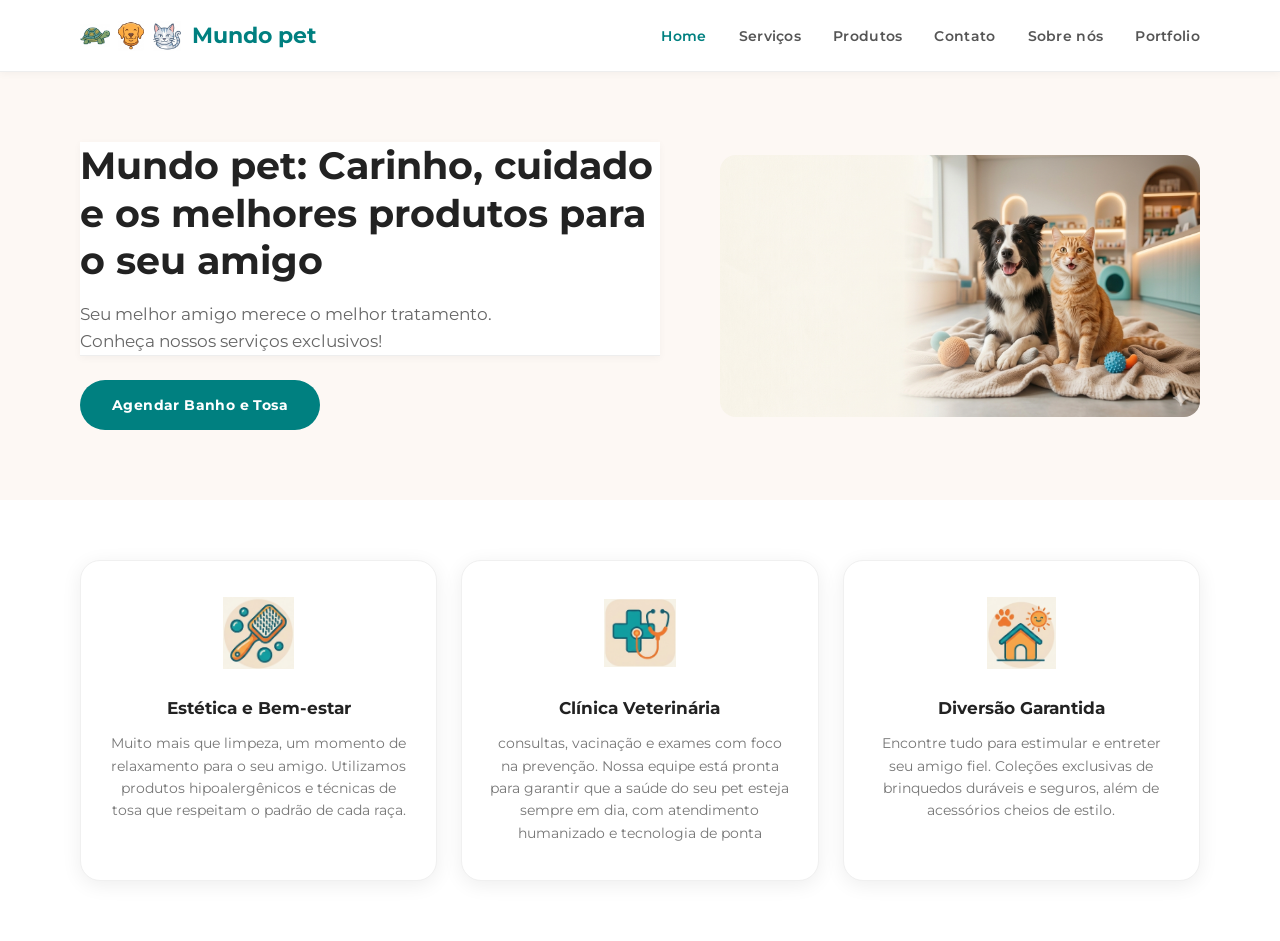
<file: index.html>
<!DOCTYPE html>
<html lang="pt-br">
<head>
    <meta charset="UTF-8">
    <meta name="viewport" content="width=device-width, initial-scale=1.0">
    <meta name= "description" content="Um petshop acolhedor">
    <meta name="author" content="Bruno Nascimento Ribeiro Oliveira">
    <link rel="preconnect" href="https://fonts.googleapis.com">
    <link rel="preconnect" href="https://fonts.gstatic.com" crossorigin>
    <link href="https://fonts.googleapis.com/css2?family=Montserrat:wght@400;700&display=swap" rel="stylesheet">
    <link rel="stylesheet" href="style.css">

    <title>Mundo pet</title>
    
</head>
<body>

<header>
<nav>
    <div class="logo-container"> <img src="Assets/tartaruga icon.png" alt="Ícone de gato" class="logo-icon">
        <img src="Assets/cachorro icon.png" alt="Ícone de cachorro" class="logo-icon">
        <img src="Assets/gato icon.png" alt="Ícone de tartaruga" class="logo-icon">
        <span class="logo-texto">Mundo pet</span>
    </div>
   <ul>

    <li><a href="index.html" class="active">Home</a></li>
    <li><a href="Serviços.html">Serviços</a></li>
    <li><a href="Produtos.html">Produtos</a></li>
    <li><a href="Contato.html">Contato</a></li>
    <li><a href="Sobre_nós.html">Sobre nós</a></li>
    <li><a href="Portfolio.html">Portfolio</a></li>
    
</ul>
</nav>


</header>

<main>

<section class="hero">
    <div class="container">
        <div class="hero_conteudo">
             <header>
                <H1>Mundo pet: Carinho, cuidado e os melhores produtos para o seu amigo</H1>
                <p>Seu melhor amigo merece o melhor tratamento. Conheça nossos serviços exclusivos!</p>
            </header>
                <a href="#contato" class="botao_azul">Agendar Banho e Tosa</a>

        </div>
        
        <div class="hero_imagens">
            <img src="Assets/imagem principal.png" alt="um banner de um gato e um cachorro">

        </div>
       
    </div>
    

</section>

<section id="servicos">

    <div class="container_de_quadradinhos">
        <div class="Card_serviços">
            <img src="Assets/imagem pitiguinha1.png" alt="imagem de um pente e gostas de agua">
            <h3>Estética e Bem-estar</h3>
            <p>Muito mais que limpeza, um momento de relaxamento para o seu amigo. Utilizamos produtos hipoalergênicos e técnicas de tosa que respeitam o padrão de cada raça.</p>
        </div>

        <div class="Card_serviços">
            <img src="Assets/imagem pitiquinha 2.png" alt="imagem de um simbolo medico Veterinário">
            <h3>Clínica Veterinária</h3>
            <p>consultas, vacinação e exames com foco na prevenção. Nossa equipe está pronta para garantir que a saúde do seu pet esteja sempre em dia, com atendimento humanizado e tecnologia de ponta</p>
        </div>

        <div class="Card_serviços">
            <img src="Assets/imagem piquinha 3.png" alt="">
            <h3>Diversão Garantida</h3>
            <p>Encontre tudo para estimular e entreter seu amigo fiel. Coleções exclusivas de brinquedos duráveis e seguros, além de acessórios cheios de estilo.</p>
        </div>
    </div>




</section>


</main>
    
</body>
</html>
</file>
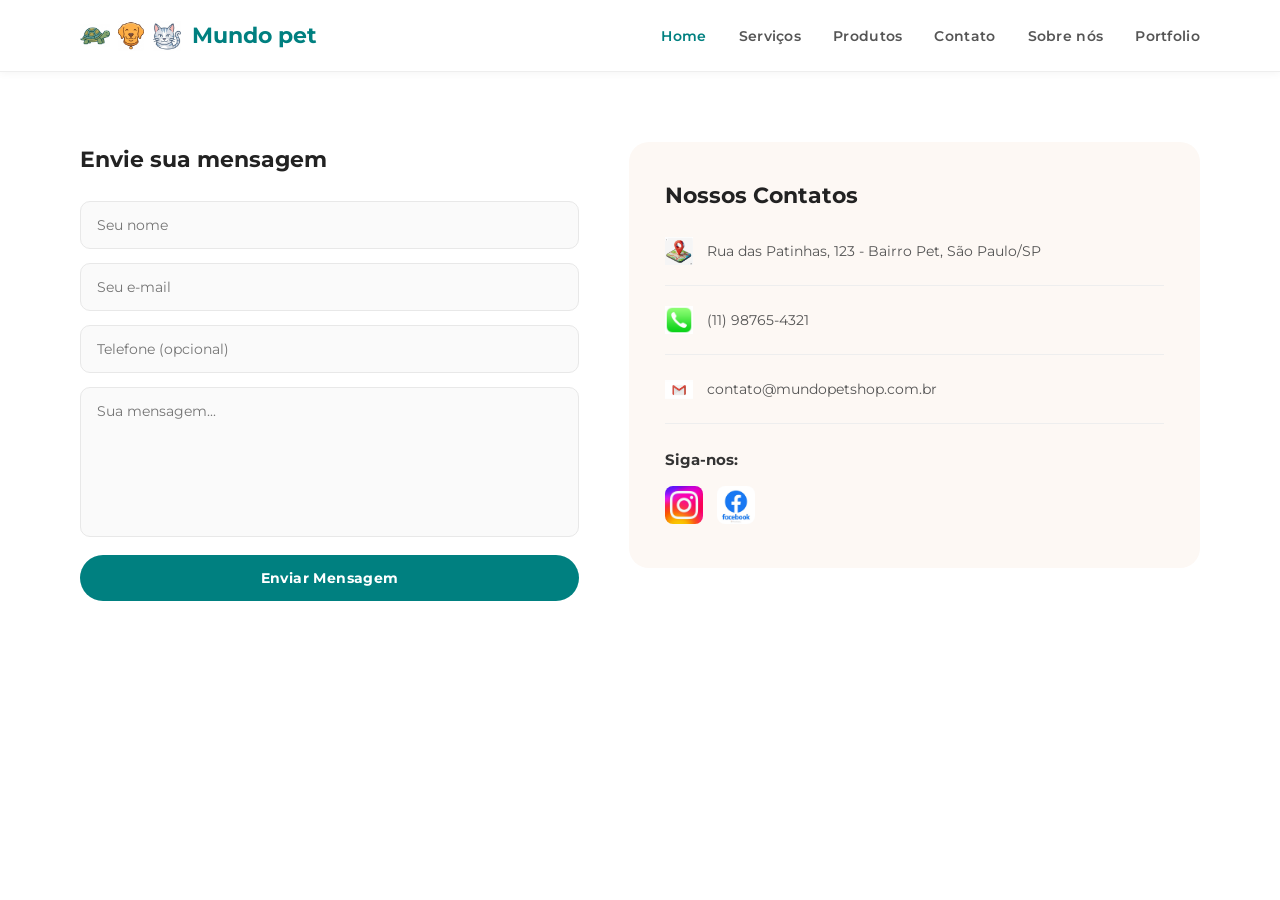
<file: Contato.html>
<!DOCTYPE html>
<html lang="pt-br">
<head>
    <meta charset="UTF-8">
    <meta name="viewport" content="width=device-width, initial-scale=1.0">
    <meta name= "description" content="Um petshop acolhedor">
    <meta name="author" content="Bruno Nascimento Ribeiro Oliveira">
    <link rel="preconnect" href="https://fonts.googleapis.com">
    <link rel="preconnect" href="https://fonts.gstatic.com" crossorigin>
    <link href="https://fonts.googleapis.com/css2?family=Montserrat:wght@400;700&display=swap" rel="stylesheet">
    <link rel="stylesheet" href="style.css">

    <title>Mundo pet</title>
    
</head>


<body>

<header>
    <nav>
        <div class="logo-container"> 
            <img src="Assets/tartaruga icon.png" alt="Ícone de tartaruga" class="logo-icon">
            <img src="Assets/cachorro icon.png" alt="Ícone de cachorro" class="logo-icon">
            <img src="Assets/gato icon.png" alt="Ícone de gato" class="logo-icon">
            <span class="logo-texto">Mundo pet</span>
        </div>
        <ul>
            <li><a href="index.html" class="active">Home</a></li>
            <li><a href="Serviços.html">Serviços</a></li>
            <li><a href="Produtos.html">Produtos</a></li>
            <li><a href="Contato.html">Contato</a></li>
            <li><a href="Sobre_nós.html">Sobre nós</a></li>
            <li><a href="Portfolio.html">Portfolio</a></li>
        </ul>
    </nav>
</header>
<main>
    <section class="secao-contato container">
        <div class="row">
            <div class="contato-formulario">
                <h2>Envie sua mensagem</h2>
                <form action="#" method="post">
                    <input type="text" name="nome" placeholder="Seu nome" required>
                    <input type="email" name="email" placeholder="Seu e-mail" required>
                    <input type="tel" name="telefone" placeholder="Telefone (opcional)">
                    <textarea name="mensagem" placeholder="Sua mensagem..." required></textarea>
                    <button type="submit" class="botao_azul">Enviar Mensagem</button>
                </form>
            </div>

            <div class="contato-infos">
                <h2>Nossos Contatos</h2>
                <div class="info-item">
                    <img src="Assets/mapa.jpeg" alt="Endereço">
                    <p>Rua das Patinhas, 123 - Bairro Pet, São Paulo/SP</p>
                </div>
                <div class="info-item">
                    <img src="Assets/telefone.jpeg" alt="Telefone">
                    <p>(11) 98765-4321</p>
                </div>
                <div class="info-item">
                    <img src="Assets/email.jpeg" alt="E-mail">
                    <p>contato@mundopetshop.com.br</p>
                </div>
                <div class="redes-sociais">
                    <h3>Siga-nos:</h3>
                    <a href="#"><img src="Assets/instagram.jpeg" alt="Instagram"></a>
                    <a href="#"><img src="Assets/facebook.jpeg" alt="Facebook"></a>
                </div>
            </div>
        </div>
    </section>
</main>
</file>
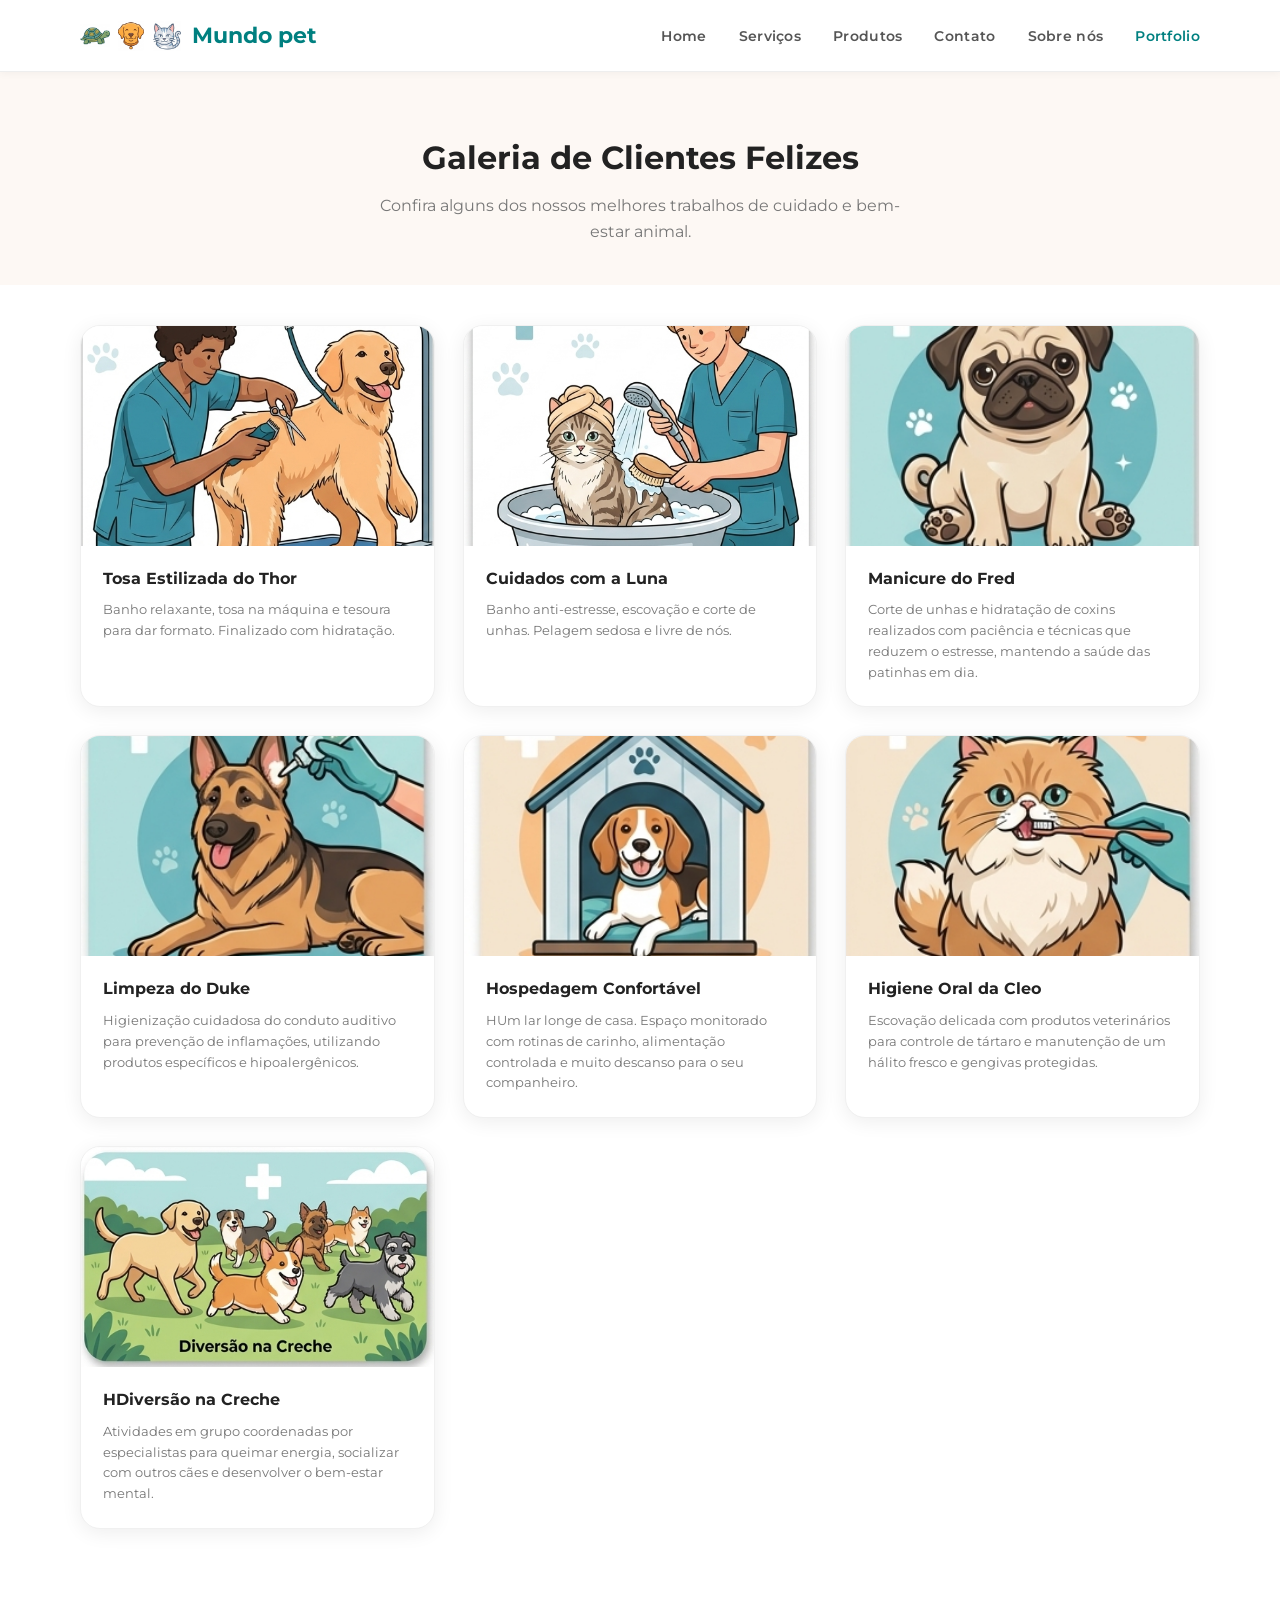
<file: Portfolio.html>
<!DOCTYPE html>
<html lang="pt-br">
<head>
    <meta charset="UTF-8">
    <meta name="viewport" content="width=device-width, initial-scale=1.0">
    <meta name= "description" content="Nossos clientes felizes e bem cuidados">
    <meta name="author" content="Bruno Nascimento Ribeiro Oliveira">
    <link rel="preconnect" href="https://fonts.googleapis.com">
    <link rel="preconnect" href="https://fonts.gstatic.com" crossorigin>
    <link href="https://fonts.googleapis.com/css2?family=Montserrat:wght@400;700&display=swap" rel="stylesheet">
    <link rel="stylesheet" href="style.css">

    <title>Mundo Pet - Portfólio</title>
    
</head>


<body>

<header>
    <nav>
        <div class="logo-container"> 
            <img src="Assets/tartaruga icon.png" alt="Ícone de tartaruga" class="logo-icon">
            <img src="Assets/cachorro icon.png" alt="Ícone de cachorro" class="logo-icon">
            <img src="Assets/gato icon.png" alt="Ícone de gato" class="logo-icon">
            <span class="logo-texto">Mundo pet</span>
        </div>
        <ul>
            <li><a href="index.html">Home</a></li>
            <li><a href="Serviços.html">Serviços</a></li>
            <li><a href="Produtos.html">Produtos</a></li>
            <li><a href="Contato.html">Contato</a></li>
            <li><a href="Sobre_nós.html">Sobre nós</a></li>
            <li><a href="Portfolio.html" class="active">Portfolio</a></li>
        </ul>
    </nav>
</header>


<main>
    <section class="hero-pequeno">
        <div class="container">
            <h1>Galeria de Clientes Felizes</h1>
            <p>Confira alguns dos nossos melhores trabalhos de cuidado e bem-estar animal.</p>
        </div>
    </section>

    <section class="secao-portfolio container">
        <div class="grid-portfolio">
            
            <div class="card-portfolio">
                <img src="Assets/tosa thor.png" alt="Cachorro Tosa">
                <div class="info-portfolio">
                    <h3>Tosa Estilizada do Thor</h3>
                    <p>Banho relaxante, tosa na máquina e tesoura para dar formato. Finalizado com hidratação.</p>
                </div>
            </div>

            <div class="card-portfolio">
                <img src="Assets/banho luna.png" alt="Gato Cuidado">
                <div class="info-portfolio">
                    <h3>Cuidados com a Luna</h3>
                    <p>Banho anti-estresse, escovação e corte de unhas. Pelagem sedosa e livre de nós.</p>
                </div>
            </div>

            <div class="card-portfolio">
                <img src="Assets/manicure.png" alt="manicure">
                <div class="info-portfolio">
                    <h3>Manicure do Fred</h3>
                    <p>Corte de unhas e hidratação de coxins realizados com paciência e técnicas que reduzem o estresse, mantendo a saúde das patinhas em dia.</p>
                </div>
            </div>

            <div class="card-portfolio">
                <img src="Assets/limpezaduke.png" alt="limpeza">
                <div class="info-portfolio">
                    <h3>Limpeza do Duke</h3>
                    <p>Higienização cuidadosa do conduto auditivo para prevenção de inflamações, utilizando produtos específicos e hipoalergênicos.</p>
                </div>
            </div>
            
            <div class="card-portfolio">
                <img src="Assets/hospedagem.png" alt="hospedagem">
                <div class="info-portfolio">
                    <h3>Hospedagem Confortável</h3>
                    <p>HUm lar longe de casa. Espaço monitorado com rotinas de carinho, alimentação controlada e muito descanso para o seu companheiro.</p>
                </div>
            </div>

            <div class="card-portfolio">
                <img src="Assets/higienebucal.png" alt="Higiene bucal">
                <div class="info-portfolio">
                    <h3>Higiene Oral da Cleo</h3>
                    <p>Escovação delicada com produtos veterinários para controle de tártaro e manutenção de um hálito fresco e gengivas protegidas.</p>
                </div>
            </div>

            <div class="card-portfolio">
                <img src="Assets/creche.png" alt="creche">
                <div class="info-portfolio">
                    <h3>HDiversão na Creche</h3>
                    <p>Atividades em grupo coordenadas por especialistas para queimar energia, socializar com outros cães e desenvolver o bem-estar mental.</p>
                </div>
            </div>


            </div>

            </div>
    </section>
</main>

</body>
</html>
</file>
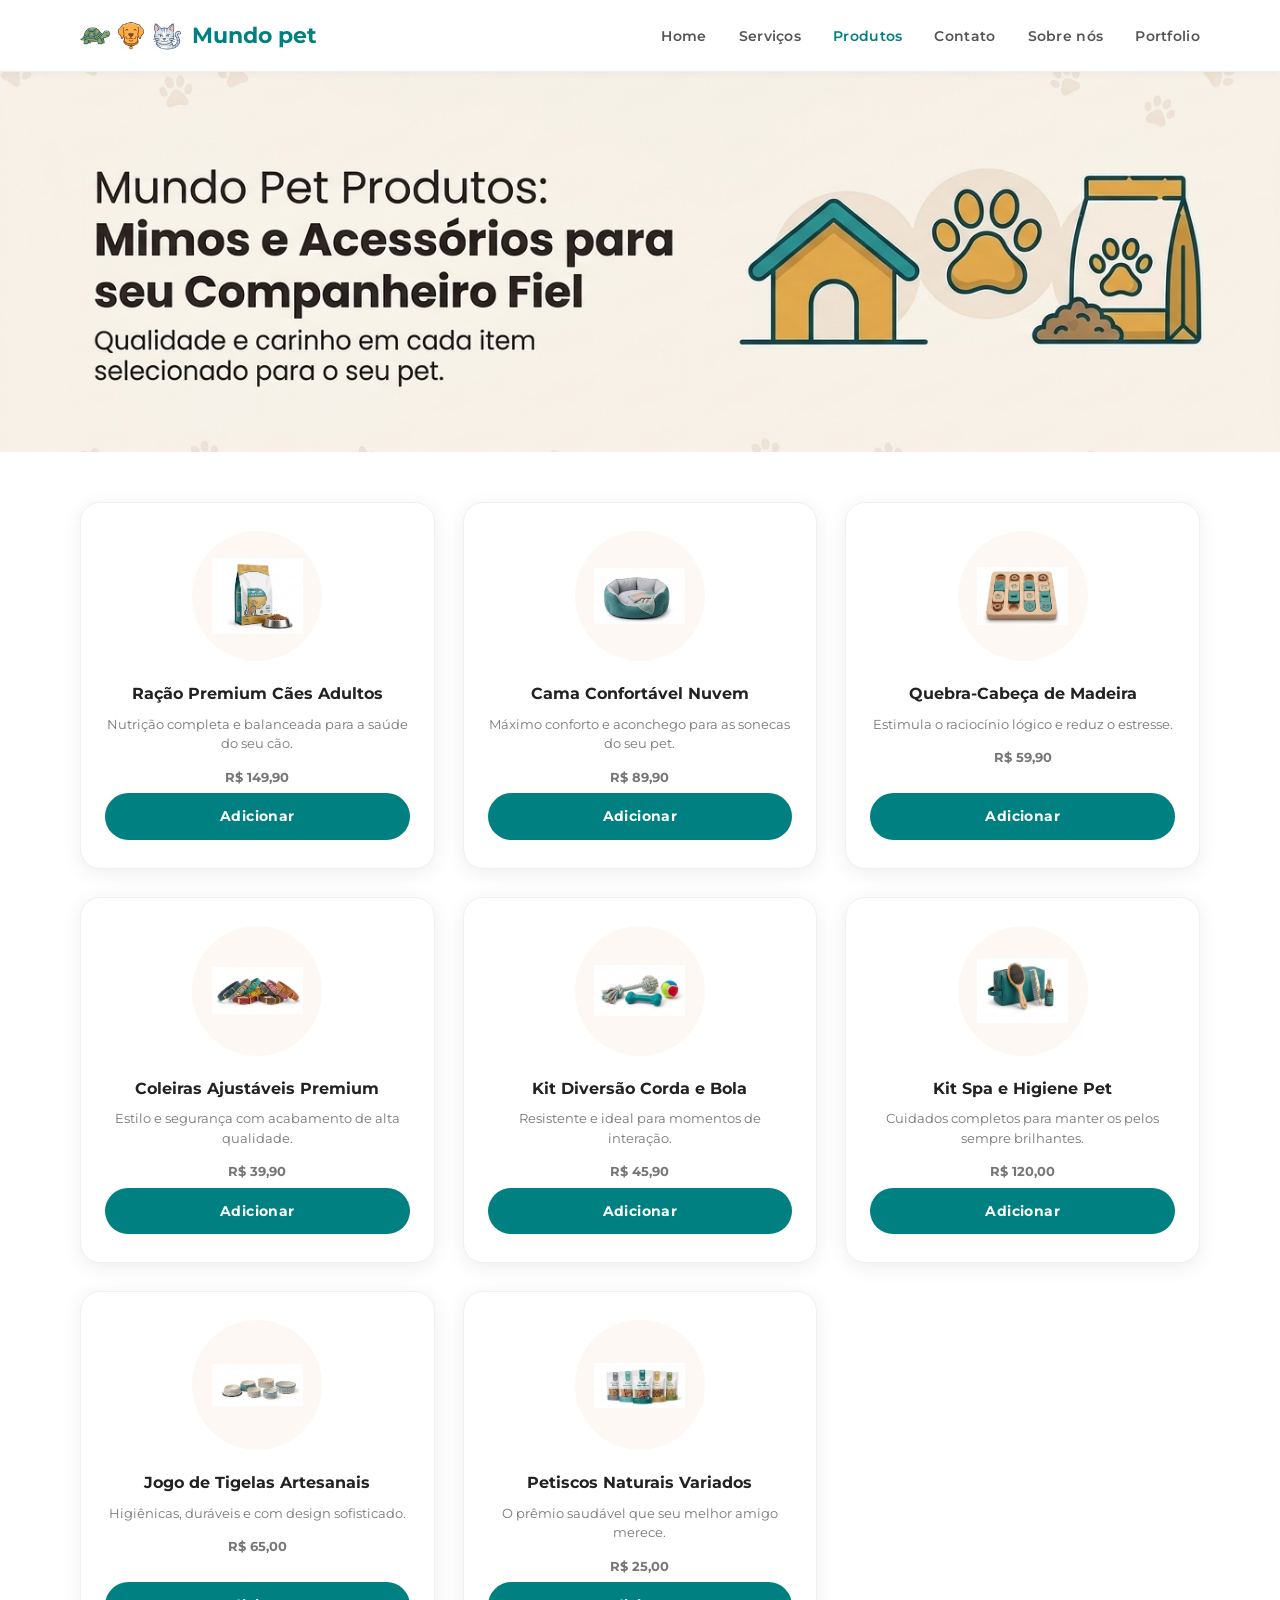
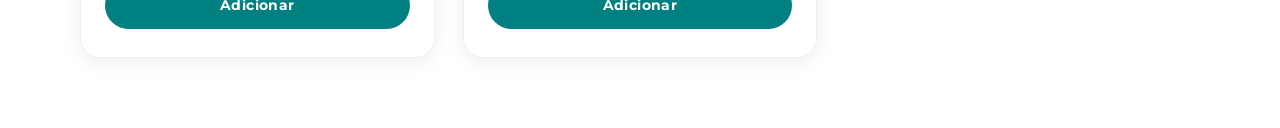
<file: Produtos.html>
<!DOCTYPE html>
<html lang="pt-br">
<head>
    <meta charset="UTF-8">
    <meta name="viewport" content="width=device-width, initial-scale=1.0">
    <meta name= "description" content="Um petshop acolhedor">
    <meta name="author" content="Bruno Nascimento Ribeiro Oliveira">
    <link rel="preconnect" href="https://fonts.googleapis.com">
    <link rel="preconnect" href="https://fonts.gstatic.com" crossorigin>
    <link href="https://fonts.googleapis.com/css2?family=Montserrat:wght@400;700&display=swap" rel="stylesheet">
    <link rel="stylesheet" href="style.css">
    <title>Mundo pet - Produtos</title>
</head>

<body>

<header>
    <nav>
        <div class="logo-container"> 
            <img src="Assets/tartaruga icon.png" alt="Ícone de tartaruga" class="logo-icon">
            <img src="Assets/cachorro icon.png" alt="Ícone de cachorro" class="logo-icon">
            <img src="Assets/gato icon.png" alt="Ícone de gato" class="logo-icon">
            <span class="logo-texto">Mundo pet</span>
        </div>
        <ul>
            <li><a href="index.html">Home</a></li>
            <li><a href="Serviços.html">Serviços</a></li>
            <li><a href="Produtos.html" class="active">Produtos</a></li>
            <li><a href="Contato.html">Contato</a></li>
            <li><a href="Sobre_nós.html">Sobre nós</a></li>
            <li><a href="Portfolio.html">Portfolio</a></li>
        </ul>
    </nav>
</header>

<main>
    <section class="banner-hero-produtos">
        <img src="Assets/banner pagina produtos.png" alt="Mundo Pet Produtos: Mimos e Acessórios" class="banner-imagem">
    </section>

    <section class="secao-produtos container">
        <div class="grid-produtos">
            
            <div class="card-produto">
                <div class="produto-imagem-container">
                    <img src="Assets/ração.png" alt="Ração Premium">
                </div>
                <div class="info-produto">
                    <h3>Ração Premium Cães Adultos</h3>
                    <p>Nutrição completa e balanceada para a saúde do seu cão.</p>
                    <p class="preco">R$ 149,90</p>
                </div>
                <a href="#" class="botao_azul">Adicionar</a>
            </div>

            <div class="card-produto">
                <div class="produto-imagem-container">
                    <img src="Assets/caminha.png" alt="Cama Confortável">
                </div>
                <div class="info-produto">
                    <h3>Cama Confortável Nuvem</h3>
                    <p>Máximo conforto e aconchego para as sonecas do seu pet.</p>
                    <p class="preco">R$ 89,90</p>
                </div>
                <a href="#" class="botao_azul">Adicionar</a>
            </div>

            <div class="card-produto">
                <div class="produto-imagem-container">
                    <img src="Assets/quebra cabeça.png" alt="Brinquedo Quebra-Cabeça">
                </div>
                <div class="info-produto">
                    <h3>Quebra-Cabeça de Madeira</h3>
                    <p>Estimula o raciocínio lógico e reduz o estresse.</p>
                    <p class="preco">R$ 59,90</p>
                </div>
                <a href="#" class="botao_azul">Adicionar</a>
            </div>

            <div class="card-produto">
                <div class="produto-imagem-container">
                    <img src="Assets/coleiras.png" alt="Coleiras Coloridas">
                </div>
                <div class="info-produto">
                    <h3>Coleiras Ajustáveis Premium</h3>
                    <p>Estilo e segurança com acabamento de alta qualidade.</p>
                    <p class="preco">R$ 39,90</p>
                </div>
                <a href="#" class="botao_azul">Adicionar</a>
            </div>

            <div class="card-produto">
                <div class="produto-imagem-container">
                    <img src="Assets/brinquedos.png" alt="Kit de Brinquedos">
                </div>
                <div class="info-produto">
                    <h3>Kit Diversão Corda e Bola</h3>
                    <p>Resistente e ideal para momentos de interação.</p>
                    <p class="preco">R$ 45,90</p>
                </div>
                <a href="#" class="botao_azul">Adicionar</a>
            </div>

            <div class="card-produto">
                <div class="produto-imagem-container">
                    <img src="Assets/kit de cuidados.png" alt="Kit de Higiene">
                </div>
                <div class="info-produto">
                    <h3>Kit Spa e Higiene Pet</h3>
                    <p>Cuidados completos para manter os pelos sempre brilhantes.</p>
                    <p class="preco">R$ 120,00</p>
                </div>
                <a href="#" class="botao_azul">Adicionar</a>
            </div>

            <div class="card-produto">
                <div class="produto-imagem-container">
                    <img src="Assets/Tigelas.png" alt="Tigelas de Cerâmica">
                </div>
                <div class="info-produto">
                    <h3>Jogo de Tigelas Artesanais</h3>
                    <p>Higiênicas, duráveis e com design sofisticado.</p>
                    <p class="preco">R$ 65,00</p>
                </div>
                <a href="#" class="botao_azul">Adicionar</a>
            </div>

            <div class="card-produto">
                <div class="produto-imagem-container">
                    <img src="Assets/petiscos.png" alt="Petiscos Variados">
                </div>
                <div class="info-produto">
                    <h3>Petiscos Naturais Variados</h3>
                    <p>O prêmio saudável que seu melhor amigo merece.</p>
                    <p class="preco">R$ 25,00</p>
                </div>
                <a href="#" class="botao_azul">Adicionar</a>
            </div>

        </div>
    </section>
</main>

</body>
</html>
</file>
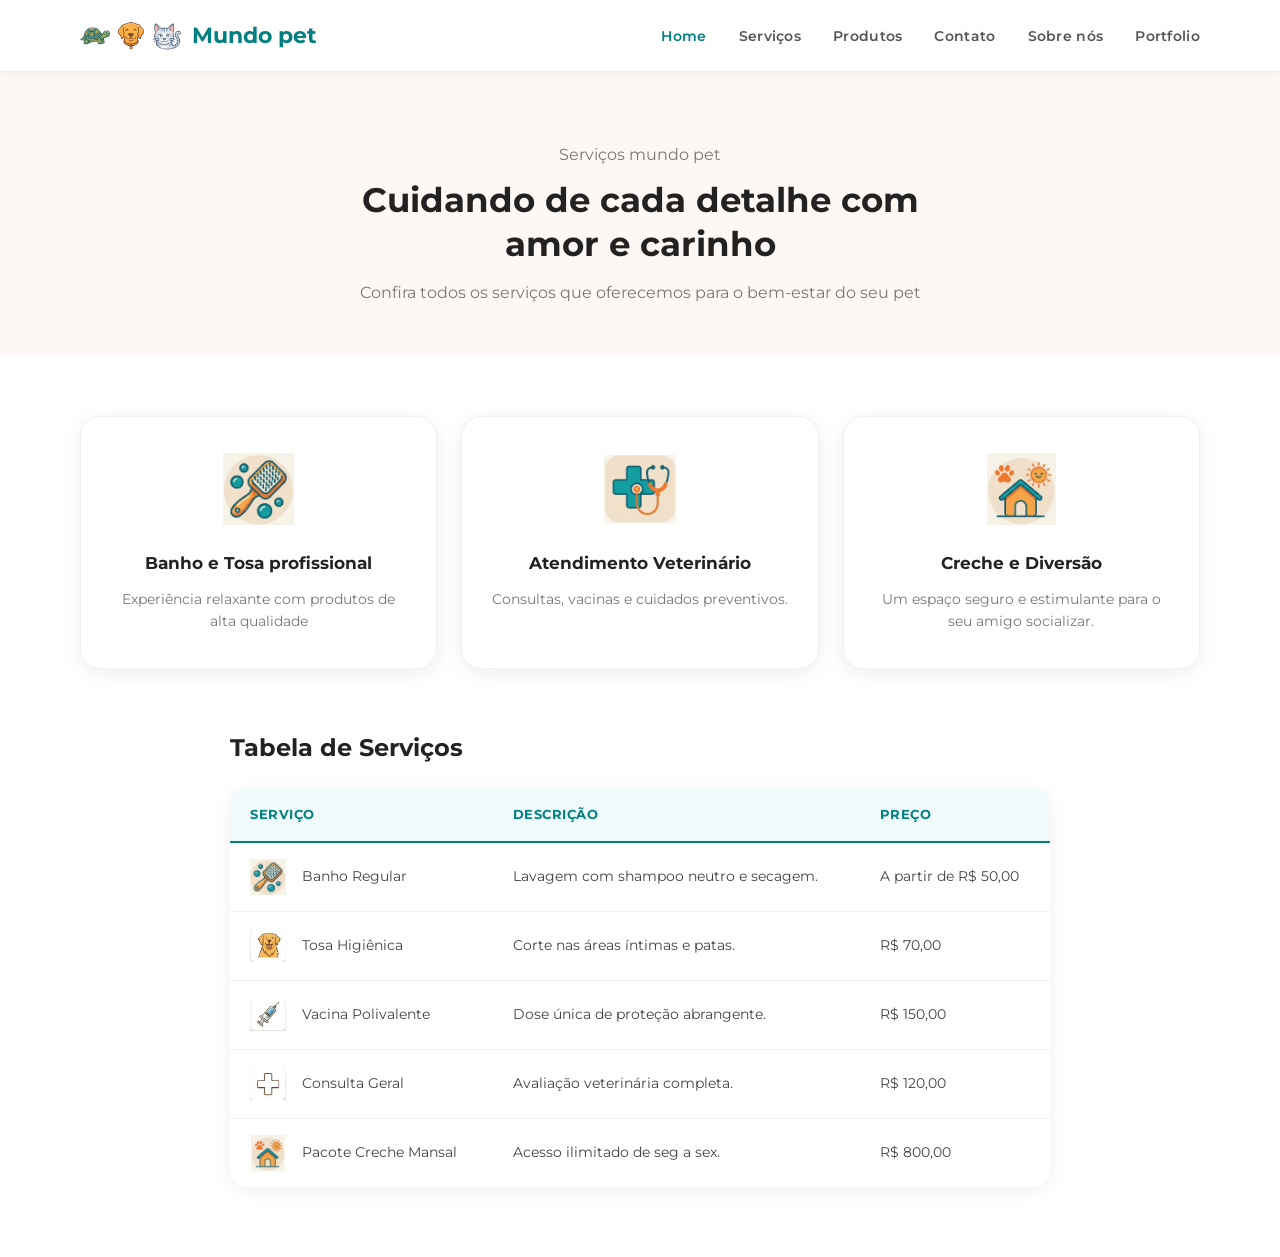
<file: Serviços.html>
<!DOCTYPE html>
<html lang="pt-br">
<head>
    <meta charset="UTF-8">
    <meta name="viewport" content="width=device-width, initial-scale=1.0">
    <meta name= "description" content="Um petshop acolhedor">
    <meta name="author" content="Bruno Nascimento Ribeiro Oliveira">
    <link rel="preconnect" href="https://fonts.googleapis.com">
    <link rel="preconnect" href="https://fonts.gstatic.com" crossorigin>
    <link href="https://fonts.googleapis.com/css2?family=Montserrat:wght@400;700&display=swap" rel="stylesheet">
    <link rel="stylesheet" href="style.css">

    <title>Mundo pet</title>
    
</head>


<body>

<header>
    <nav>
        <div class="logo-container"> 
            <img src="Assets/tartaruga icon.png" alt="Ícone de tartaruga" class="logo-icon">
            <img src="Assets/cachorro icon.png" alt="Ícone de cachorro" class="logo-icon">
            <img src="Assets/gato icon.png" alt="Ícone de gato" class="logo-icon">
            <span class="logo-texto">Mundo pet</span>
        </div>
        <ul>
            <li><a href="index.html" class="active">Home</a></li>
            <li><a href="Serviços.html">Serviços</a></li>
            <li><a href="Produtos.html">Produtos</a></li>
            <li><a href="Contato.html">Contato</a></li>
            <li><a href="Sobre_nós.html">Sobre nós</a></li>
            <li><a href="Portfolio.html">Portfolio</a></li>
        </ul>
    </nav>
</header>

<main>
    <section class="hero">
        <div class="Cabeçalho_hero_servicos">
            <p>Serviços mundo pet</p>
            <h1>Cuidando de cada detalhe com amor e carinho</h1>
            <p>Confira todos os serviços que oferecemos para o bem-estar do seu pet</p>
        </div>
    </section>

    <section id="servicos">
        <div class="container_de_quadradinhos">
            
            <div class="Card_serviços">
                <img src="Assets/imagem pitiguinha1.png" alt="Banho e Tosa">
                <h3>Banho e Tosa profissional</h3>
                <p>Experiência relaxante com produtos de alta qualidade</p>
            </div>

            <div class="Card_serviços">
                <img src="Assets/imagem pitiquinha 2.png" alt="Veterinário">
                <h3>Atendimento Veterinário</h3>
                <p>Consultas, vacinas e cuidados preventivos.</p>
            </div>

            <div class="Card_serviços">
                <img src="Assets/imagem piquinha 3.png" alt="Creche">
                <h3>Creche e Diversão</h3>
                <p>Um espaço seguro e estimulante para o seu amigo socializar.</p>
            </div> 
            
            </div>
             </section> 
             
             <section class="tabela-precos">
    <h2>Tabela de Serviços</h2>
    <table>
        <thead>
            <tr>
                <th>Serviço</th>
                <th>Descrição</th>
                <th>Preço</th>
            </tr>
        </thead>
        <tbody>
            <tr>
                <td><img src="Assets/imagem pitiguinha1.png" class="table-icon"> Banho Regular</td>
                <td>Lavagem com shampoo neutro e secagem.</td>
                <td>A partir de R$ 50,00</td>
            </tr>
            <tr>
                <td><img src="Assets/cachorrinho da tabela serviços.png" class="table-icon"> Tosa Higiênica</td>
                <td>Corte nas áreas íntimas e patas.</td>
                <td>R$ 70,00</td>
            </tr>
            <tr>    
                <td><img src="Assets/Vacina.png" class="table-icon"> Vacina Polivalente</td>
                <td>Dose única de proteção abrangente.</td>
                <td>R$ 150,00</td>
            </tr>
            <tr>
                <td><img src="Assets/Simbolo de saude.png" class="table-icon"> Consulta Geral</td>
                <td>Avaliação veterinária completa.</td>
                <td>R$ 120,00</td>
            </tr>
            <tr>
                <td><img src="Assets/imagem piquinha 3.png" class="table-icon"> Pacote Creche Mansal</td>
                <td>Acesso ilimitado de seg a sex.</td>
                <td>R$ 800,00</td>
            </tr>
        </tbody>
    </table>
</section>
             </main>
</file>
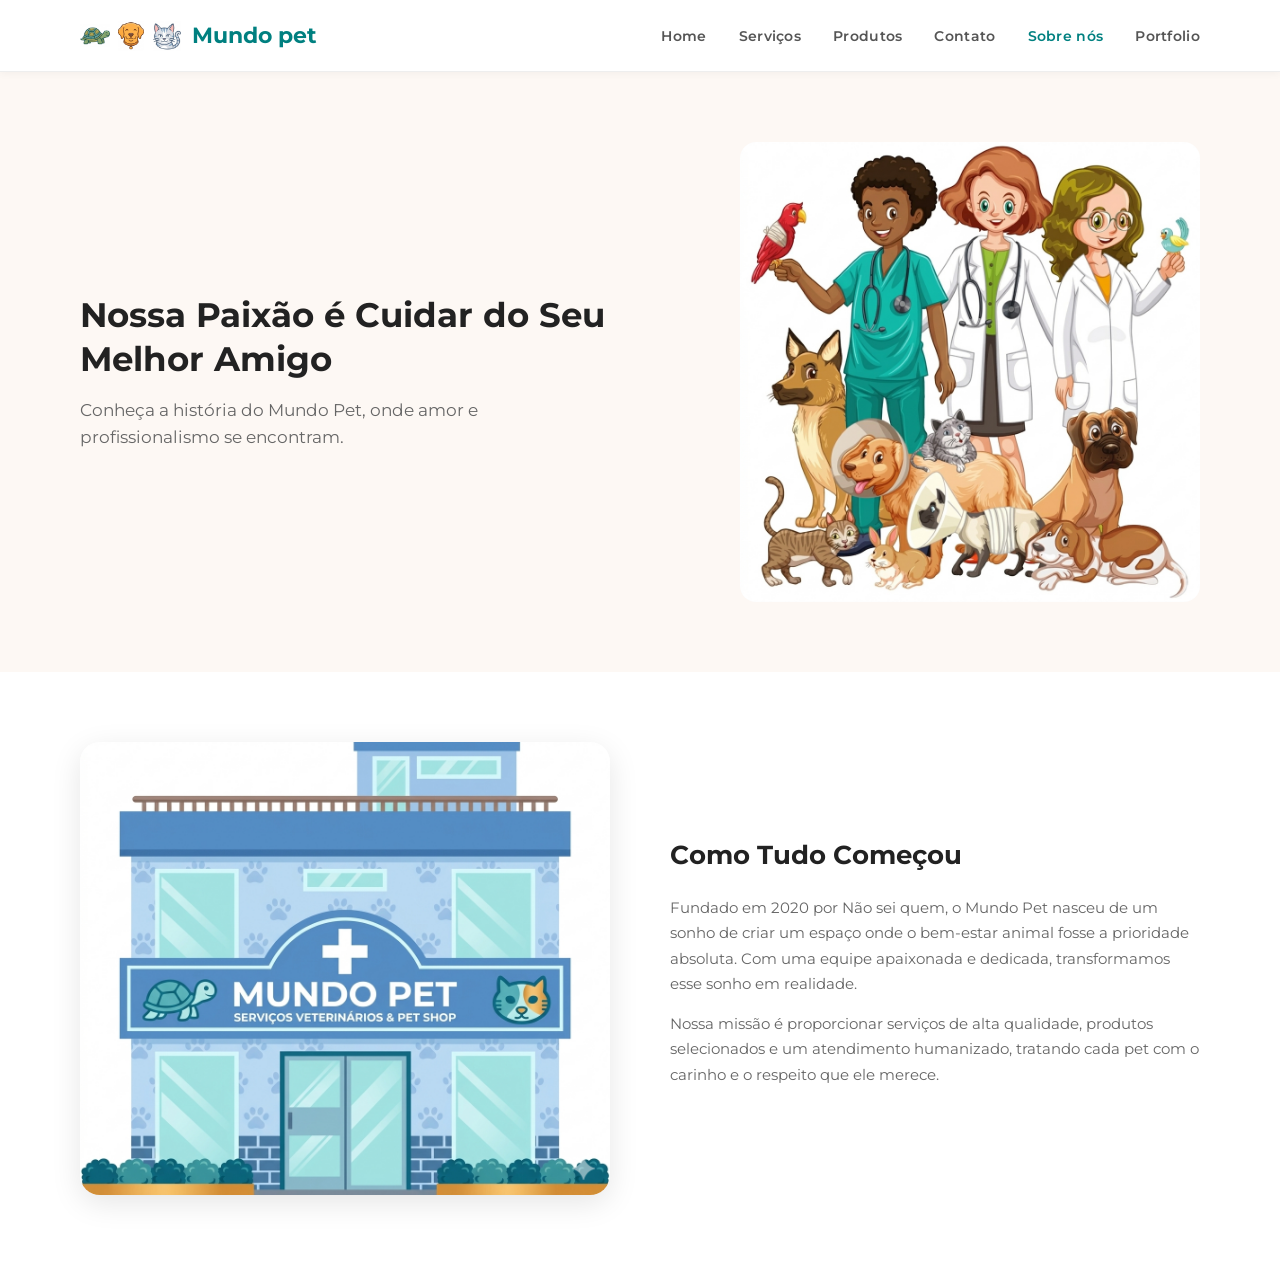
<file: Sobre_nós.html>
<!DOCTYPE html>
<html lang="pt-br">
<head>
    <meta charset="UTF-8">
    <meta name="viewport" content="width=device-width, initial-scale=1.0">
    <meta name= "description" content="Conheça a história e a equipe do Mundo Pet">
    <meta name="author" content="Bruno Nascimento Ribeiro Oliveira">
    <link rel="preconnect" href="https://fonts.googleapis.com">
    <link rel="preconnect" href="https://fonts.gstatic.com" crossorigin>
    <link href="https://fonts.googleapis.com/css2?family=Montserrat:wght@400;700&display=swap" rel="stylesheet">
    <link rel="stylesheet" href="style.css">

    <title>Mundo Pet - Sobre Nós</title>
    
</head>


<body>

<header>
    <nav>
        <div class="logo-container"> 
            <img src="Assets/tartaruga icon.png" alt="Ícone de tartaruga" class="logo-icon">
            <img src="Assets/cachorro icon.png" alt="Ícone de cachorro" class="logo-icon">
            <img src="Assets/gato icon.png" alt="Ícone de gato" class="logo-icon">
            <span class="logo-texto">Mundo pet</span>
        </div>
        <ul>
            <li><a href="index.html">Home</a></li>
            <li><a href="Serviços.html">Serviços</a></li>
            <li><a href="Produtos.html">Produtos</a></li>
            <li><a href="Contato.html">Contato</a></li>
            <li><a href="Sobre_nos.html" class="active">Sobre nós</a></li>
            <li><a href="Portfolio.html" >Portfolio</a></li>
        </ul>
    </nav>
</header>


<main>
    <section class="hero-sobre-nos">
        <div class="container row">
            <div class="hero_conteudo">
                <h1>Nossa Paixão é Cuidar do Seu Melhor Amigo</h1>
                <p>Conheça a história do Mundo Pet, onde amor e profissionalismo se encontram.</p>
            </div>
            <div class="hero_imagens">
                <img src="Assets/funcionarios.png" alt="Equipe Mundo Pet">
            </div>
        </div>
    </section>

    <section class="nossa-historia container">
        <div class="row reverse">
            <div class="historia-texto">
                <h2>Como Tudo Começou</h2>
                <p>Fundado em 2020 por Não sei quem, o Mundo Pet nasceu de um sonho de criar um espaço onde o bem-estar animal fosse a prioridade absoluta. Com uma equipe apaixonada e dedicada, transformamos esse sonho em realidade.</p>
                <p>Nossa missão é proporcionar serviços de alta qualidade, produtos selecionados e um atendimento humanizado, tratando cada pet com o carinho e o respeito que ele merece.</p>
            </div>
            <div class="historia-imagem">
                <img src="Assets/fachada_mundo_pet.png" alt="Ambiente Mundo Pet">
            </div>
        </div>
    </section>
</main>

</body>
</html>
</file>
<file: style.css>
/* ============================================================
   1. RESET E CONFIGURAÇÕES GERAIS
   ============================================================ */

* {
    margin: 0;
    padding: 0;
    box-sizing: border-box;
}

body {
    font-family: 'Montserrat', sans-serif;
    line-height: 1.6;
    color: #333;
    background-color: #fff;
    width: 100%;
    overflow-x: hidden;
}

/* ============================================================
   UTILITÁRIOS GLOBAIS
   ============================================================ */

.container {
    max-width: 1200px;
    margin: 0 auto;
    padding: 0 40px;
}

.row {
    display: flex;
    align-items: center;
    gap: 60px;
}

.reverse {
    flex-direction: row-reverse;
}

/* ============================================================
   2. CABEÇALHO E NAVEGAÇÃO
   ============================================================ */

header {
    width: 100%;
    border-bottom: 1px solid #eee;
    background-color: #fff;
    position: sticky;
    top: 0;
    z-index: 100;
    box-shadow: 0 2px 8px rgba(0,0,0,0.04);
}

nav {
    display: flex;
    justify-content: space-between;
    align-items: center;
    max-width: 1200px;
    margin: 0 auto;
    padding: 18px 40px;
}

.logo-container {
    display: flex;
    align-items: center;
    gap: 6px;
}

.logo-icon {
    width: 30px;
    height: 30px;
    object-fit: contain;
}

.logo-texto {
    font-weight: 700;
    font-size: 22px;
    color: #008080;
    margin-left: 4px;
}

nav ul {
    display: flex;
    list-style: none;
    gap: 32px;
    flex-wrap: wrap;
}

nav ul li a {
    text-decoration: none;
    color: #555;
    font-weight: 600;
    font-size: 14px;
    letter-spacing: 0.3px;
    transition: color 0.3s;
    white-space: nowrap;
}

nav ul li a:hover,
nav ul li a.active {
    color: #008080;
}

/* ============================================================
   3. BOTÃO GLOBAL
   ============================================================ */

.botao_azul {
    display: inline-block;
    background-color: #008080;
    color: white;
    padding: 14px 32px;
    text-decoration: none;
    border-radius: 50px;
    font-weight: 700;
    font-size: 14px;
    letter-spacing: 0.4px;
    margin-top: 24px;
    border: none;
    cursor: pointer;
    transition: transform 0.3s, background-color 0.3s, box-shadow 0.3s;
    text-align: center;
    font-family: 'Montserrat', sans-serif;
}

.botao_azul:hover {
    background-color: #006666;
    transform: translateY(-2px);
    box-shadow: 0 6px 20px rgba(0,128,128,0.3);
}

/* ============================================================
   4. HERO — HOME
   ============================================================ */

.hero {
    width: 100%;
    background-color: #fdf8f4;
}

.hero > .container {
    display: flex;
    justify-content: space-between;
    align-items: center;
    gap: 60px;
    padding-top: 70px;
    padding-bottom: 70px;
}

.hero_conteudo {
    flex: 1;
}

.hero_conteudo h1 {
    font-size: 38px;
    line-height: 1.25;
    color: #222;
    margin-bottom: 16px;
    font-weight: 700;
}

.hero_conteudo p {
    font-size: 17px;
    color: #666;
    max-width: 440px;
}

.hero_imagens {
    flex: 1;
    max-width: 480px;
}

.hero_imagens img {
    width: 100%;
    height: auto;
    display: block;
    border-radius: 16px;
}

/* ============================================================
   5. CARDS DE SERVIÇOS
   ============================================================ */

.container_de_quadradinhos {
    display: flex;
    justify-content: center;
    gap: 24px;
    max-width: 1200px;
    margin: 60px auto;
    padding: 0 40px;
    flex-wrap: wrap;
}

.Card_serviços {
    flex: 1;
    min-width: 220px;
    background-color: #fff;
    padding: 36px 28px;
    border-radius: 20px;
    text-align: center;
    box-shadow: 0 4px 20px rgba(0,0,0,0.07);
    border: 1px solid #f0f0f0;
    transition: transform 0.3s, box-shadow 0.3s;
}

.Card_serviços:hover {
    transform: translateY(-4px);
    box-shadow: 0 10px 30px rgba(0,0,0,0.1);
}

.Card_serviços img {
    width: 72px;
    height: 72px;
    margin-bottom: 18px;
    object-fit: contain;
}

.Card_serviços h3 {
    font-size: 17px;
    font-weight: 700;
    margin-bottom: 10px;
    color: #222;
}

.Card_serviços p {
    font-size: 14px;
    color: #777;
    line-height: 1.6;
}

/* ============================================================
   6. HERO SERVIÇOS + TABELA
   ============================================================ */

.hero .Cabeçalho_hero_servicos {
    text-align: center;
    padding: 70px 40px 50px;
    max-width: 680px;
    margin: 0 auto;
}

.Cabeçalho_hero_servicos h1 {
    font-size: 34px;
    font-weight: 700;
    color: #222;
    margin: 10px 0 14px;
    line-height: 1.3;
}

.Cabeçalho_hero_servicos p {
    color: #777;
    font-size: 16px;
}

.tabela-precos {
    max-width: 900px;
    margin: 20px auto 70px;
    padding: 0 40px;
}

.tabela-precos h2 {
    font-size: 24px;
    font-weight: 700;
    margin-bottom: 20px;
    color: #222;
}

table {
    width: 100%;
    border-collapse: collapse;
    background: #fff;
    border-radius: 16px;
    overflow: hidden;
    box-shadow: 0 4px 20px rgba(0,0,0,0.06);
}

thead {
    background-color: #f0fafa;
}

th {
    text-align: left;
    padding: 16px 20px;
    border-bottom: 2px solid #008080;
    font-size: 13px;
    font-weight: 700;
    color: #008080;
    letter-spacing: 0.5px;
    text-transform: uppercase;
}

td {
    padding: 16px 20px;
    border-bottom: 1px solid #f2f2f2;
    vertical-align: middle;
    font-size: 14px;
    color: #444;
}

tbody tr:last-child td {
    border-bottom: none;
}

tbody tr:hover {
    background-color: #fafafa;
}

.table-icon {
    width: 36px;
    height: 36px;
    margin-right: 12px;
    vertical-align: middle;
    object-fit: contain;
}

/* ============================================================
   7. PÁGINA DE PRODUTOS
   FIX: banner estava com max-width limitado
   ============================================================ */

.banner-hero-produtos {
    width: 100%;
    max-width: 100%;
    margin: 0 0 50px 0;
    padding: 0;
}

.banner-hero-produtos img {
    width: 100%;
    height: auto;
    display: block;
    border-radius: 0;
    max-height: 380px;
    object-fit: cover;
}

.secao-produtos {
    max-width: 1200px;
    margin: 0 auto 70px;
    padding: 0 40px;
}

.grid-produtos {
    display: grid;
    grid-template-columns: repeat(auto-fill, minmax(260px, 1fr));
    gap: 28px;
}

.card-produto {
    background-color: #fff;
    border-radius: 20px;
    padding: 28px 24px;
    text-align: center;
    box-shadow: 0 4px 20px rgba(0,0,0,0.07);
    border: 1px solid #f0f0f0;
    display: flex;
    flex-direction: column;
    transition: transform 0.3s ease, box-shadow 0.3s;
}

.card-produto:hover {
    transform: translateY(-5px);
    box-shadow: 0 12px 30px rgba(0,0,0,0.1);
}

.produto-imagem-container {
    background-color: #fdf8f4;
    width: 130px;
    height: 130px;
    border-radius: 50%;
    margin: 0 auto 20px;
    display: flex;
    align-items: center;
    justify-content: center;
}

.produto-imagem-container img {
    max-width: 70%;
    max-height: 70%;
    object-fit: contain;
}

.info-produto h3 {
    font-size: 16px;
    font-weight: 700;
    margin-bottom: 8px;
    color: #222;
}

.info-produto p {
    font-size: 13px;
    color: #777;
    margin-bottom: 6px;
    line-height: 1.5;
}

.preco {
    font-size: 22px;
    font-weight: 700;
    color: #008080;
    margin: 14px 0 18px;
}

.card-produto .botao_azul {
    margin-top: auto;
    width: 100%;
    padding: 12px 0;
}

/* ============================================================
   8. PÁGINA DE CONTATO
   FIX: formulário e infos estavam empilhados verticalmente
   ============================================================ */

.secao-contato {
    padding: 70px 40px;
    max-width: 1200px;
    margin: 0 auto;
}

/* Força os filhos diretos lado a lado */
.secao-contato > .row {
    align-items: flex-start;
    gap: 50px;
}

.contato-formulario,
.contato-infos {
    flex: 1;
    min-width: 280px;
}

.contato-formulario h2,
.contato-infos h2 {
    margin-bottom: 24px;
    font-size: 22px;
    font-weight: 700;
    color: #222;
}

.contato-formulario form {
    display: flex;
    flex-direction: column;
}

.contato-formulario input,
.contato-formulario textarea {
    width: 100%;
    padding: 14px 16px;
    margin-bottom: 14px;
    border: 1.5px solid #e8e8e8;
    border-radius: 10px;
    font-size: 14px;
    font-family: 'Montserrat', sans-serif;
    color: #333;
    background-color: #fafafa;
    outline: none;
    transition: border-color 0.3s, background-color 0.3s;
}

.contato-formulario input:focus,
.contato-formulario textarea:focus {
    border-color: #008080;
    background-color: #fff;
}

.contato-formulario textarea {
    height: 150px;
    resize: none;
}

.contato-formulario .botao_azul {
    margin-top: 4px;
    width: 100%;
    padding: 14px 0;
    text-align: center;
}

.contato-infos {
    background-color: #fdf8f4;
    border-radius: 20px;
    padding: 36px;
}

.info-item {
    display: flex;
    align-items: center;
    gap: 14px;
    margin-bottom: 20px;
    padding-bottom: 20px;
    border-bottom: 1px solid #eee;
}

.info-item img {
    width: 28px;
    height: 28px;
    object-fit: contain;
    flex-shrink: 0;
}

.info-item p {
    font-size: 14px;
    color: #555;
    line-height: 1.5;
}

.redes-sociais h3 {
    margin-top: 24px;
    margin-bottom: 14px;
    font-size: 15px;
    font-weight: 700;
    color: #333;
}

.redes-sociais a img {
    width: 38px;
    height: 38px;
    margin-right: 10px;
    object-fit: contain;
    transition: opacity 0.3s, transform 0.3s;
    border-radius: 8px;
}

.redes-sociais a img:hover {
    opacity: 0.75;
    transform: scale(1.1);
}

/* ============================================================
   9. PÁGINA SOBRE NÓS
   FIX: fundo bege ausente, elementos desalinhados
   ============================================================ */

.hero-sobre-nos {
    width: 100%;
    background-color: #fdf8f4;
}

.hero-sobre-nos .container {
    padding-top: 70px;
    padding-bottom: 70px;
}

/* Garante que o .row dentro do hero-sobre-nos funcione */
.hero-sobre-nos .container.row {
    display: flex;
    align-items: center;
    gap: 60px;
}

.hero-sobre-nos .hero_conteudo {
    flex: 1;
}

.hero-sobre-nos h1 {
    font-size: 34px;
    font-weight: 700;
    color: #222;
    margin-bottom: 16px;
    line-height: 1.3;
}

.hero-sobre-nos p {
    font-size: 17px;
    color: #666;
}

.hero-sobre-nos .hero_imagens {
    flex: 1;
    max-width: 460px;
}

.hero-sobre-nos .hero_imagens img {
    width: 100%;
    height: auto;
    border-radius: 16px;
    display: block;
}

.nossa-historia {
    max-width: 1200px;
    margin: 0 auto;
    padding: 70px 40px;
}

/* Garante que .row.reverse funcione dentro de nossa-historia */
.nossa-historia .row {
    align-items: center;
    gap: 60px;
}

.historia-texto,
.historia-imagem {
    flex: 1;
    min-width: 260px;
}

.historia-texto h2 {
    font-size: 26px;
    font-weight: 700;
    margin-bottom: 18px;
    color: #222;
}

.historia-texto p {
    margin-bottom: 14px;
    color: #666;
    font-size: 15px;
    line-height: 1.7;
}

.historia-imagem img {
    width: 100%;
    height: auto;
    border-radius: 20px;
    box-shadow: 0 8px 30px rgba(0,0,0,0.1);
    display: block;
}

/* ============================================================
   10. PÁGINA DE PORTFÓLIO
   FIX: imagens em tamanhos diferentes, grid desorganizado
   ============================================================ */

.hero-pequeno {
    text-align: center;
    padding: 60px 40px 40px;
    background-color: #fdf8f4;
    width: 100%;
}

.hero-pequeno h1 {
    font-size: 32px;
    font-weight: 700;
    margin-bottom: 10px;
    color: #222;
}

.hero-pequeno p {
    font-size: 16px;
    color: #777;
    max-width: 540px;
    margin: 0 auto;
}

.secao-portfolio {
    max-width: 1200px;
    margin: 0 auto;
    padding: 40px 40px 70px;
}

.grid-portfolio {
    display: grid;
    grid-template-columns: repeat(3, 1fr);
    gap: 28px;
}

.card-portfolio {
    background-color: #fff;
    border-radius: 20px;
    box-shadow: 0 4px 20px rgba(0,0,0,0.07);
    border: 1px solid #f0f0f0;
    overflow: hidden;
    transition: transform 0.3s ease, box-shadow 0.3s;
    display: flex;
    flex-direction: column;
}

.card-portfolio:hover {
    transform: translateY(-5px);
    box-shadow: 0 12px 30px rgba(0,0,0,0.1);
}

/* FIX: altura fixa igual em todas as imagens do portfólio */
.card-portfolio img {
    width: 100%;
    height: 220px;
    object-fit: cover;
    display: block;
    flex-shrink: 0;
}

.info-portfolio {
    padding: 20px 22px 24px;
    text-align: left;
    flex: 1;
}

.info-portfolio h3 {
    font-size: 16px;
    font-weight: 700;
    margin-bottom: 8px;
    color: #222;
}

.info-portfolio p {
    font-size: 13px;
    color: #777;
    line-height: 1.6;
}

/* ============================================================
   11. RESPONSIVIDADE — TABLETS (max-width: 1024px)
   ============================================================ */

@media (max-width: 1024px) {
    .grid-portfolio {
        grid-template-columns: repeat(2, 1fr);
    }
}

/* ============================================================
   12. RESPONSIVIDADE — MOBILE (max-width: 768px)
   ============================================================ */

@media (max-width: 768px) {

    .container {
        padding: 0 20px;
    }

    nav {
        flex-direction: column;
        gap: 14px;
        padding: 16px 20px;
        text-align: center;
    }

    nav ul {
        gap: 12px 16px;
        justify-content: center;
    }

    .hero > .container {
        flex-direction: column;
        text-align: center;
        padding-top: 40px;
        padding-bottom: 40px;
        gap: 30px;
    }

    .hero_conteudo h1 {
        font-size: 26px;
    }

    .hero_imagens {
        max-width: 100%;
    }

    .row {
        flex-direction: column;
        gap: 30px;
    }

    .reverse {
        flex-direction: column;
    }

    .hero-sobre-nos .container.row {
        flex-direction: column;
        padding-top: 40px;
        padding-bottom: 40px;
    }

    .container_de_quadradinhos {
        flex-direction: column;
        padding: 0 20px;
        gap: 16px;
    }

    .tabela-precos {
        padding: 0 20px;
    }

    table {
        display: block;
        overflow-x: auto;
        -webkit-overflow-scrolling: touch;
    }

    .grid-produtos {
        grid-template-columns: 1fr 1fr;
        gap: 16px;
    }

    .banner-hero-produtos img {
        max-height: 200px;
    }

    .secao-contato {
        padding: 40px 20px;
    }

    .secao-contato > .row {
        flex-direction: column;
    }

    .contato-infos {
        padding: 24px;
    }

    .grid-portfolio {
        grid-template-columns: 1fr;
    }

    .nossa-historia {
        padding: 40px 20px;
    }

    .secao-portfolio {
        padding: 30px 20px 50px;
    }

    .hero-pequeno {
        padding: 40px 20px 24px;
    }
}

@media (max-width: 480px) {
    .grid-produtos {
        grid-template-columns: 1fr;
    }

    .hero-pequeno h1 {
        font-size: 24px;
    }
}
</file>
